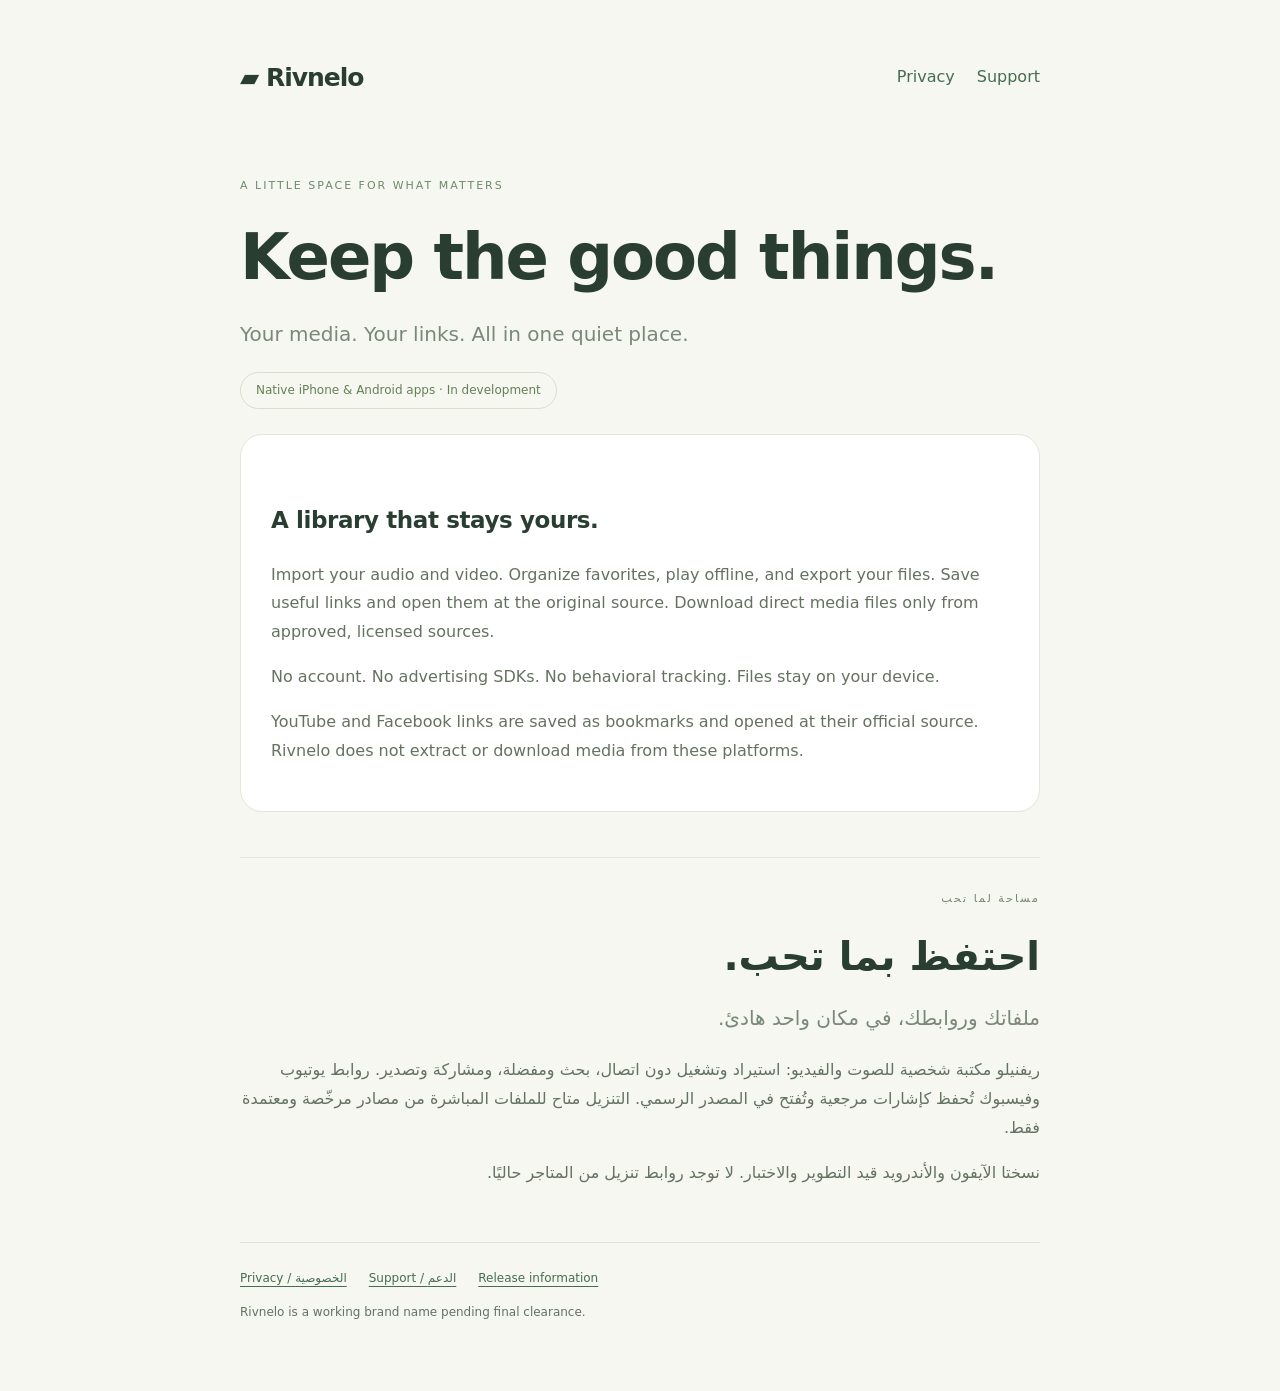
<file: index.html>
<!doctype html><html lang="en"><head><meta charset="utf-8"><meta name="viewport" content="width=device-width,initial-scale=1"><title>Rivnelo — Keep the good things</title><link rel="stylesheet" href="./style.css"><meta name="description" content="A private library for your own media and useful links. Native apps for iPhone and Android, in development."></head><body><main><nav><strong>▰ Rivnelo</strong><div class="links"><a href="./privacy.html">Privacy</a><a href="./support.html">Support</a></div></nav><span class="eyebrow">A LITTLE SPACE FOR WHAT MATTERS</span><h1>Keep the good things.</h1><p class="lead">Your media. Your links. All in one quiet place.</p><span class="badge">Native iPhone & Android apps · In development</span><article><h2>A library that stays yours.</h2><p>Import your audio and video. Organize favorites, play offline, and export your files. Save useful links and open them at the original source. Download direct media files only from approved, licensed sources.</p><p>No account. No advertising SDKs. No behavioral tracking. Files stay on your device.</p><p>YouTube and Facebook links are saved as bookmarks and opened at their official source. Rivnelo does not extract or download media from these platforms.</p></article><section lang="ar" dir="rtl"><span class="eyebrow">مساحة لما تحب</span><h1>احتفظ بما تحب.</h1><p class="lead">ملفاتك وروابطك، في مكان واحد هادئ.</p><p>ريفنيلو مكتبة شخصية للصوت والفيديو: استيراد وتشغيل دون اتصال، بحث ومفضلة، ومشاركة وتصدير. روابط يوتيوب وفيسبوك تُحفظ كإشارات مرجعية وتُفتح في المصدر الرسمي. التنزيل متاح للملفات المباشرة من مصادر مرخّصة ومعتمدة فقط.</p><p>نسختا الآيفون والأندرويد قيد التطوير والاختبار. لا توجد روابط تنزيل من المتاجر حاليًا.</p></section><footer><div class="links"><a href="./privacy.html">Privacy / الخصوصية</a><a href="./support.html">Support / الدعم</a><a href="./v1/releases.json">Release information</a></div><p>Rivnelo is a working brand name pending final clearance.</p></footer></main></body></html>
</file>
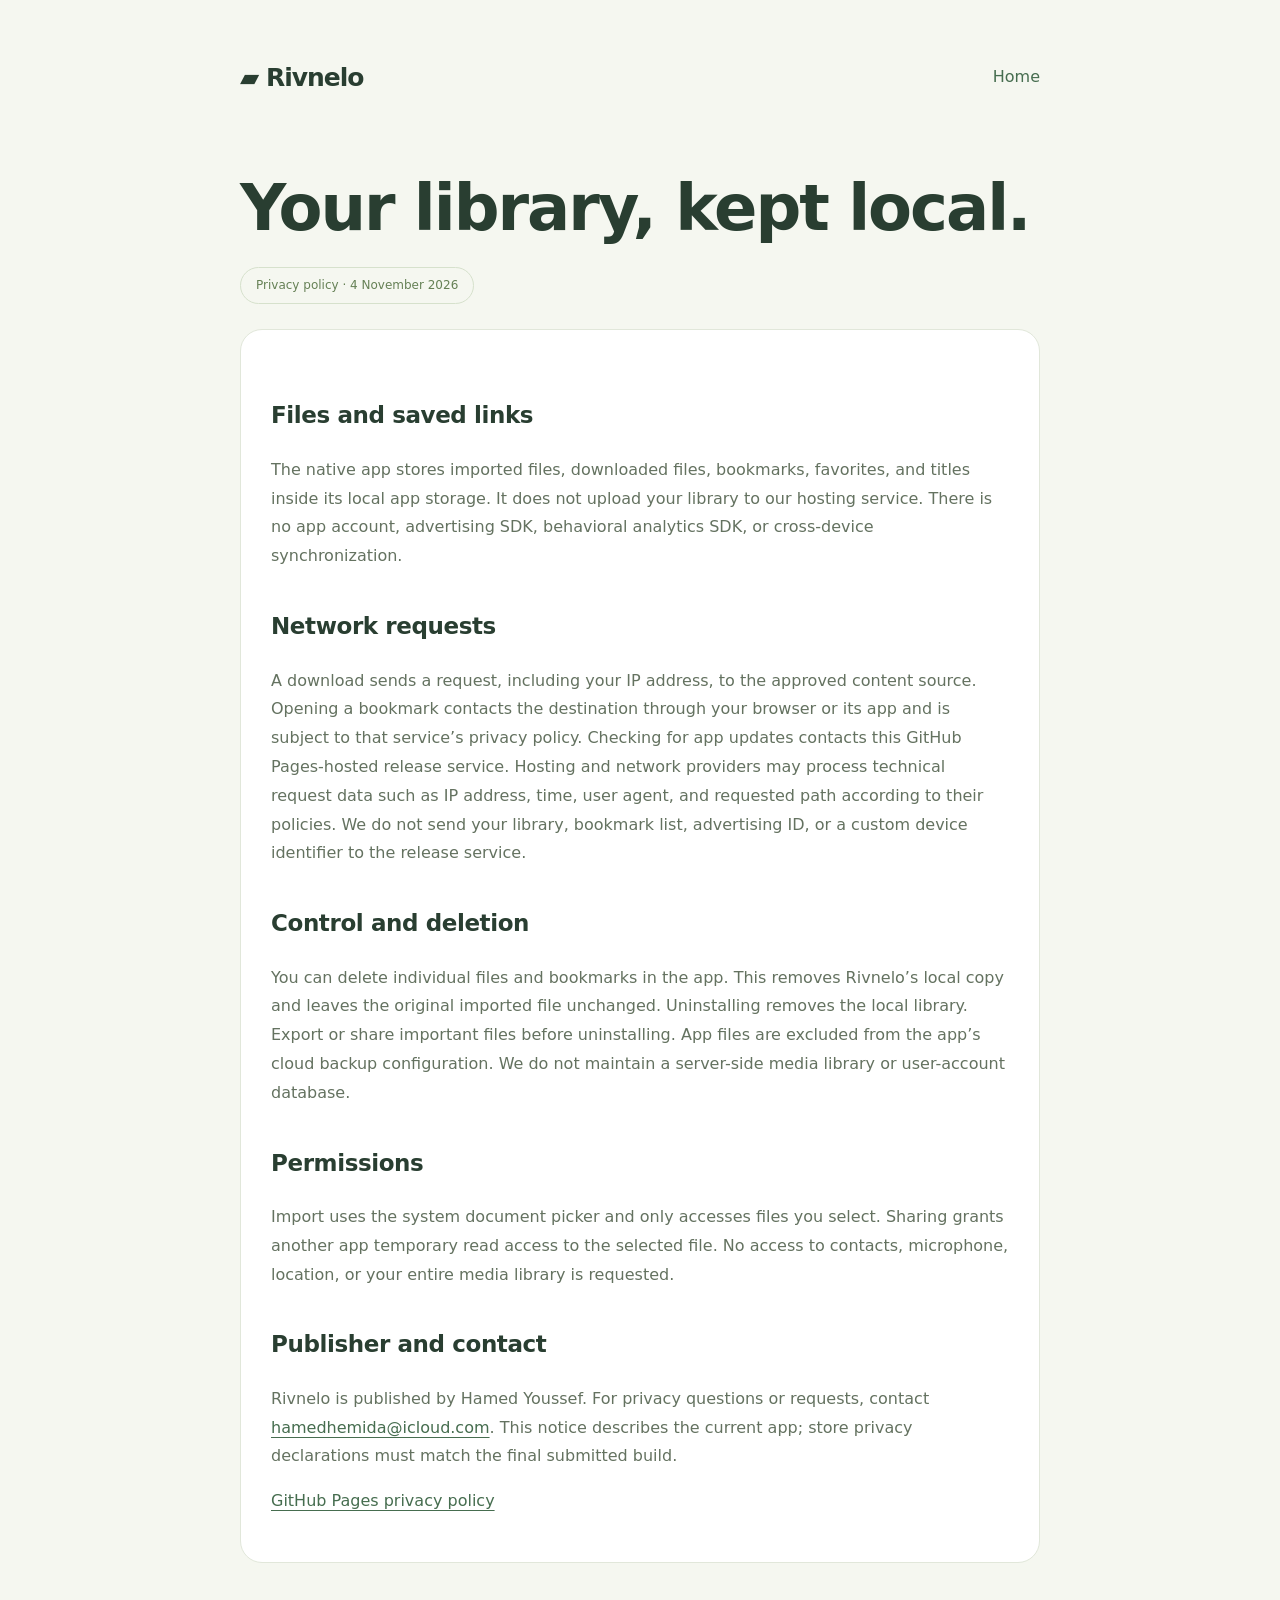
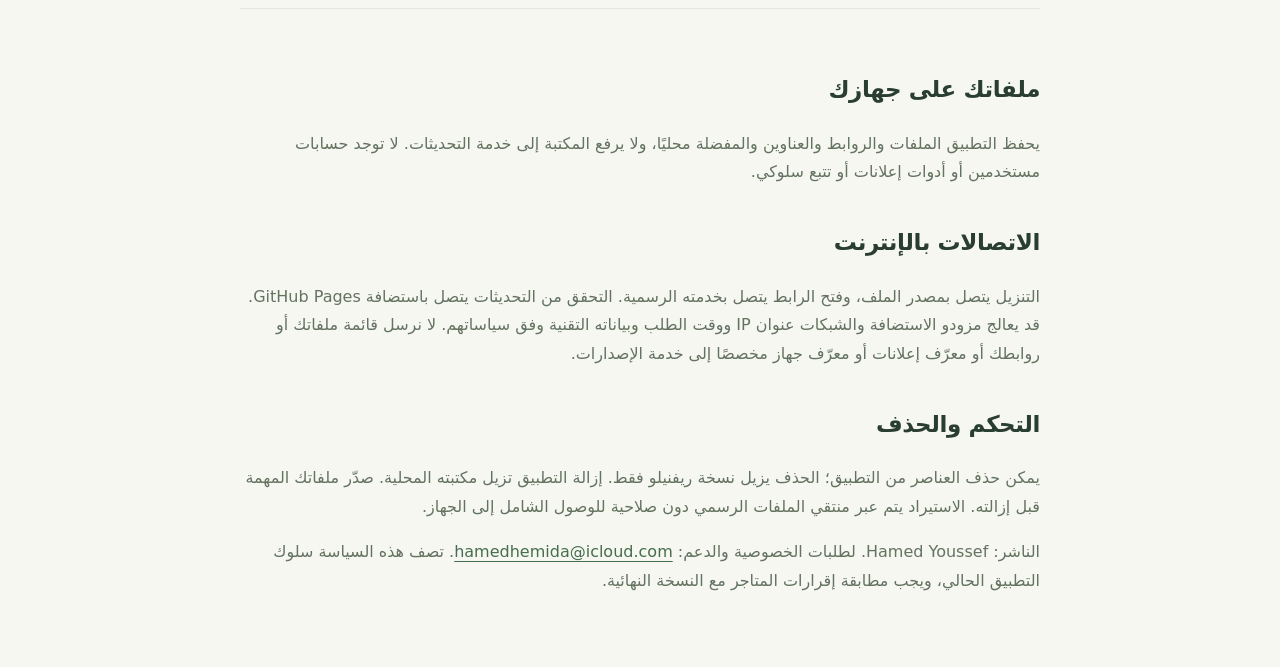
<file: privacy.html>
<!doctype html><html lang="en"><head><meta charset="utf-8"><meta name="viewport" content="width=device-width,initial-scale=1"><title>Privacy — Rivnelo preview</title><link rel="stylesheet" href="./style.css"></head><body><main><nav><strong>▰ Rivnelo</strong><a href="./">Home</a></nav><h1>Your library, kept local.</h1><span class="badge">Privacy policy · 4 November 2026</span><article><h2>Files and saved links</h2><p>The native app stores imported files, downloaded files, bookmarks, favorites, and titles inside its local app storage. It does not upload your library to our hosting service. There is no app account, advertising SDK, behavioral analytics SDK, or cross-device synchronization.</p><h2>Network requests</h2><p>A download sends a request, including your IP address, to the approved content source. Opening a bookmark contacts the destination through your browser or its app and is subject to that service’s privacy policy. Checking for app updates contacts this GitHub Pages-hosted release service. Hosting and network providers may process technical request data such as IP address, time, user agent, and requested path according to their policies. We do not send your library, bookmark list, advertising ID, or a custom device identifier to the release service.</p><h2>Control and deletion</h2><p>You can delete individual files and bookmarks in the app. This removes Rivnelo’s local copy and leaves the original imported file unchanged. Uninstalling removes the local library. Export or share important files before uninstalling. App files are excluded from the app’s cloud backup configuration. We do not maintain a server-side media library or user-account database.</p><h2>Permissions</h2><p>Import uses the system document picker and only accesses files you select. Sharing grants another app temporary read access to the selected file. No access to contacts, microphone, location, or your entire media library is requested.</p><h2>Publisher and contact</h2><p>Rivnelo is published by Hamed Youssef. For privacy questions or requests, contact <a href="mailto:hamedhemida@icloud.com">hamedhemida@icloud.com</a>. This notice describes the current app; store privacy declarations must match the final submitted build.</p><p><a href="https://docs.github.com/en/site-policy/privacy-policies/github-general-privacy-statement">GitHub Pages privacy policy</a></p></article><section lang="ar" dir="rtl"><h2>ملفاتك على جهازك</h2><p>يحفظ التطبيق الملفات والروابط والعناوين والمفضلة محليًا، ولا يرفع المكتبة إلى خدمة التحديثات. لا توجد حسابات مستخدمين أو أدوات إعلانات أو تتبع سلوكي.</p><h2>الاتصالات بالإنترنت</h2><p>التنزيل يتصل بمصدر الملف، وفتح الرابط يتصل بخدمته الرسمية. التحقق من التحديثات يتصل باستضافة GitHub Pages. قد يعالج مزودو الاستضافة والشبكات عنوان IP ووقت الطلب وبياناته التقنية وفق سياساتهم. لا نرسل قائمة ملفاتك أو روابطك أو معرّف إعلانات أو معرّف جهاز مخصصًا إلى خدمة الإصدارات.</p><h2>التحكم والحذف</h2><p>يمكن حذف العناصر من التطبيق؛ الحذف يزيل نسخة ريفنيلو فقط. إزالة التطبيق تزيل مكتبته المحلية. صدّر ملفاتك المهمة قبل إزالته. الاستيراد يتم عبر منتقي الملفات الرسمي دون صلاحية للوصول الشامل إلى الجهاز.</p><p>الناشر: Hamed Youssef. لطلبات الخصوصية والدعم: <a href="mailto:hamedhemida@icloud.com">hamedhemida@icloud.com</a>. تصف هذه السياسة سلوك التطبيق الحالي، ويجب مطابقة إقرارات المتاجر مع النسخة النهائية.</p></section></main></body></html>
</file>
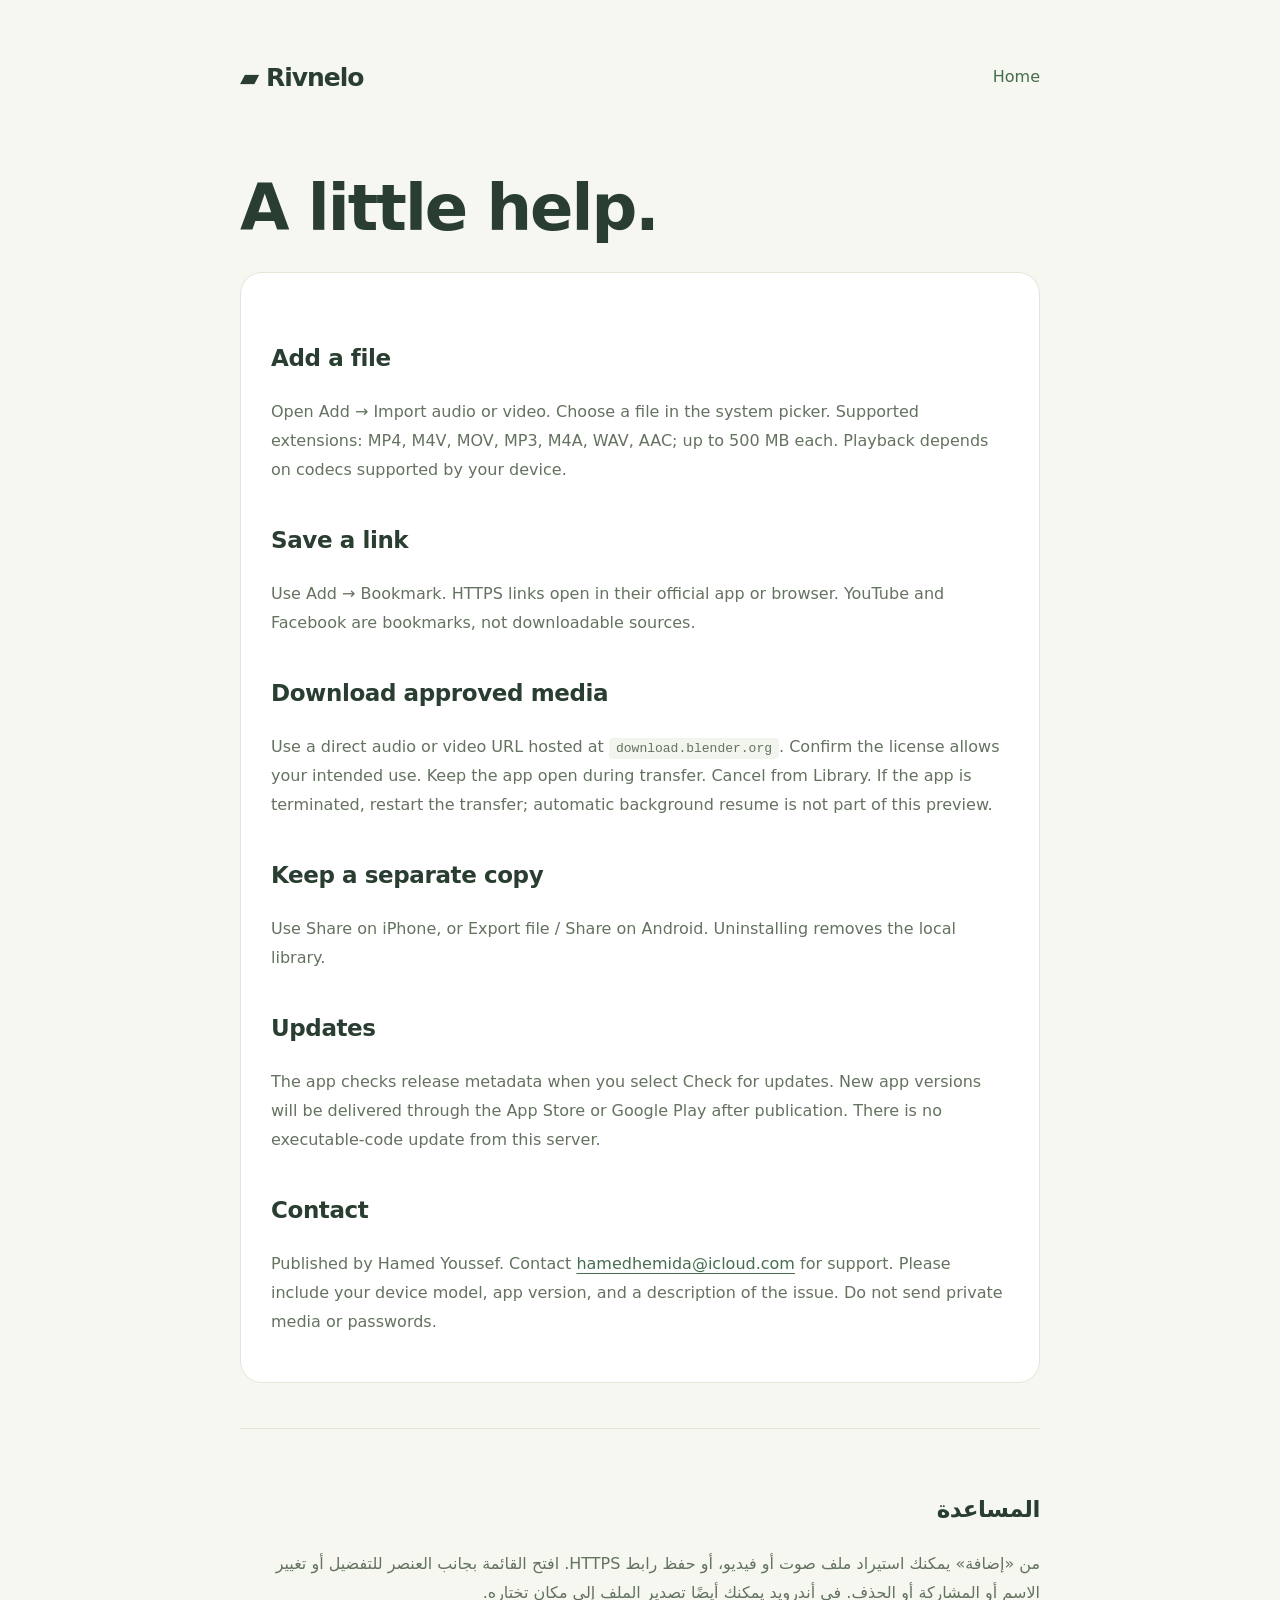
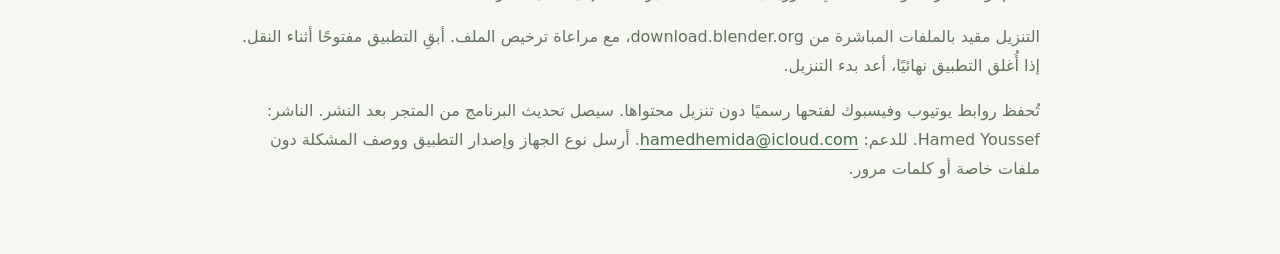
<file: support.html>
<!doctype html><html lang="en"><head><meta charset="utf-8"><meta name="viewport" content="width=device-width,initial-scale=1"><title>Support — Rivnelo</title><link rel="stylesheet" href="./style.css"></head><body><main><nav><strong>▰ Rivnelo</strong><a href="./">Home</a></nav><h1>A little help.</h1><article><h2>Add a file</h2><p>Open Add → Import audio or video. Choose a file in the system picker. Supported extensions: MP4, M4V, MOV, MP3, M4A, WAV, AAC; up to 500 MB each. Playback depends on codecs supported by your device.</p><h2>Save a link</h2><p>Use Add → Bookmark. HTTPS links open in their official app or browser. YouTube and Facebook are bookmarks, not downloadable sources.</p><h2>Download approved media</h2><p>Use a direct audio or video URL hosted at <code>download.blender.org</code>. Confirm the license allows your intended use. Keep the app open during transfer. Cancel from Library. If the app is terminated, restart the transfer; automatic background resume is not part of this preview.</p><h2>Keep a separate copy</h2><p>Use Share on iPhone, or Export file / Share on Android. Uninstalling removes the local library.</p><h2>Updates</h2><p>The app checks release metadata when you select Check for updates. New app versions will be delivered through the App Store or Google Play after publication. There is no executable-code update from this server.</p><h2>Contact</h2><p>Published by Hamed Youssef. Contact <a href="mailto:hamedhemida@icloud.com">hamedhemida@icloud.com</a> for support. Please include your device model, app version, and a description of the issue. Do not send private media or passwords.</p></article><section dir="rtl" lang="ar"><h2>المساعدة</h2><p>من «إضافة» يمكنك استيراد ملف صوت أو فيديو، أو حفظ رابط HTTPS. افتح القائمة بجانب العنصر للتفضيل أو تغيير الاسم أو المشاركة أو الحذف. في أندرويد يمكنك أيضًا تصدير الملف إلى مكان تختاره.</p><p>التنزيل مقيد بالملفات المباشرة من download.blender.org، مع مراعاة ترخيص الملف. أبقِ التطبيق مفتوحًا أثناء النقل. إذا أُغلق التطبيق نهائيًا، أعد بدء التنزيل.</p><p>تُحفظ روابط يوتيوب وفيسبوك لفتحها رسميًا دون تنزيل محتواها. سيصل تحديث البرنامج من المتجر بعد النشر. الناشر: Hamed Youssef. للدعم: <a href="mailto:hamedhemida@icloud.com">hamedhemida@icloud.com</a>. أرسل نوع الجهاز وإصدار التطبيق ووصف المشكلة دون ملفات خاصة أو كلمات مرور.</p></section></main></body></html>
</file>
<file: style.css>
:root{font-family:system-ui,-apple-system,sans-serif;color:#293e31;background:#f5f7f0;line-height:1.8}*{box-sizing:border-box}body{margin:0}main{max-width:850px;margin:0 auto;padding:55px 25px}nav{display:flex;justify-content:space-between;gap:25px;align-items:center;margin-bottom:70px}a{color:#466d4f;text-underline-offset:4px}nav a{text-decoration:none}nav strong{font-size:25px;letter-spacing:-1px}h1{font-size:clamp(36px,7vw,64px);letter-spacing:-2px;line-height:1.2;margin:20px 0}h2{font-size:23px;letter-spacing:-.4px;margin-top:35px}.eyebrow{font-size:11px;letter-spacing:2px;color:#70896b}.lead{font-size:20px;color:#7a8977;max-width:630px}article{padding:30px;border:1px solid #e1e7da;border-radius:22px;background:white;margin-top:25px}p,li{color:#647260}.badge{display:inline-block;border:1px solid #d6e1cc;border-radius:30px;padding:7px 15px;font-size:12px;color:#658055}footer{border-top:1px solid #dde4d6;margin-top:55px;padding-top:25px;font-size:12px;color:#83907b}.links{display:flex;gap:22px;flex-wrap:wrap}section[dir=rtl]{border-top:1px solid #e3e8dd;margin-top:45px;padding-top:25px}section[dir=rtl] h1{letter-spacing:0;font-size:40px}code{font-size:13px;background:#f2f5ee;padding:3px 7px;border-radius:4px}
</file>
